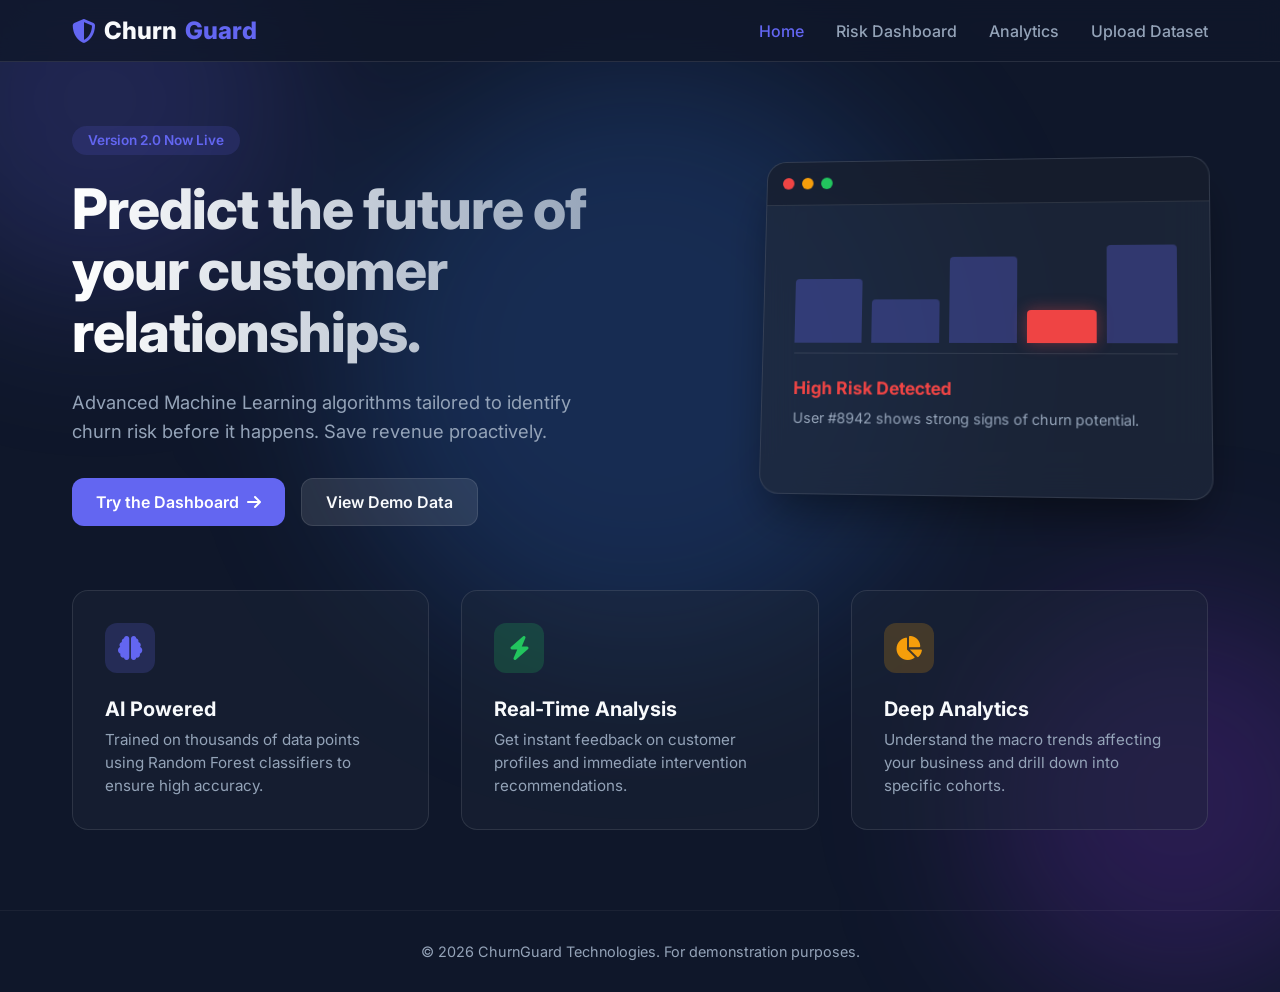
<file: frontend/index.html>
<!DOCTYPE html>
<html lang="en">
<head>
    <meta charset="UTF-8">
    <meta name="viewport" content="width=device-width, initial-scale=1.0">
    <title>ChurnGuard | AI Customer Retention</title>
    <link rel="stylesheet" href="style.css">
    <link href="https://fonts.googleapis.com/css2?family=Inter:wght@300;400;500;600;700;800&display=swap" rel="stylesheet">
    <!-- FontAwesome for icons -->
    <link rel="stylesheet" href="https://cdnjs.cloudflare.com/ajax/libs/font-awesome/6.4.0/css/all.min.css">
</head>
<body>
    <div class="background-blobs">
        <div class="blob blob-1"></div>
        <div class="blob blob-2"></div>
        <div class="blob blob-3"></div>
    </div>

    <!-- Global Navigation -->
    <nav class="navbar">
        <div class="nav-container">
            <a href="index.html" class="logo">
                <i class="fa-solid fa-shield-halved"></i>
                Churn<span>Guard</span>
            </a>
            <ul class="nav-links">
                <li><a href="index.html" class="active">Home</a></li>
                <li><a href="dashboard.html">Risk Dashboard</a></li>
                <li><a href="analytics.html">Analytics</a></li>
                <li><a href="upload.html">Upload Dataset</a></li>
            </ul>
        </div>
    </nav>

    <main class="landing-main">
        <!-- Hero Section -->
        <section class="hero">
            <div class="hero-content">
                <div class="badge">Version 2.0 Now Live</div>
                <h1>Predict the future of your customer relationships.</h1>
                <p>Advanced Machine Learning algorithms tailored to identify churn risk before it happens. Save revenue proactively.</p>
                <div class="hero-buttons">
                    <a href="dashboard.html" class="btn btn-primary">Try the Dashboard <i class="fa-solid fa-arrow-right"></i></a>
                    <a href="analytics.html" class="btn btn-secondary">View Demo Data</a>
                </div>
            </div>
            <div class="hero-image">
                <div class="glass-mockup">
                    <div class="mockup-header">
                        <div class="dot red"></div>
                        <div class="dot yellow"></div>
                        <div class="dot green"></div>
                    </div>
                    <div class="mockup-body">
                        <div class="mock-chart">
                            <div class="bar h-60"></div>
                            <div class="bar h-40"></div>
                            <div class="bar h-80"></div>
                            <div class="bar h-30 highlight"></div>
                            <div class="bar h-90"></div>
                        </div>
                        <div class="mock-text">
                            <h3>High Risk Detected</h3>
                            <p>User #8942 shows strong signs of churn potential.</p>
                        </div>
                    </div>
                </div>
            </div>
        </section>

        <!-- Features Section -->
        <section class="features">
            <div class="feature-card">
                <div class="icon-wrapper primary"><i class="fa-solid fa-brain"></i></div>
                <h3>AI Powered</h3>
                <p>Trained on thousands of data points using Random Forest classifiers to ensure high accuracy.</p>
            </div>
            <div class="feature-card">
                <div class="icon-wrapper success"><i class="fa-solid fa-bolt"></i></div>
                <h3>Real-Time Analysis</h3>
                <p>Get instant feedback on customer profiles and immediate intervention recommendations.</p>
            </div>
            <div class="feature-card">
                <div class="icon-wrapper warning"><i class="fa-solid fa-chart-pie"></i></div>
                <h3>Deep Analytics</h3>
                <p>Understand the macro trends affecting your business and drill down into specific cohorts.</p>
            </div>
        </section>
    </main>

    <footer>
        <p>&copy; 2026 ChurnGuard Technologies. For demonstration purposes.</p>
    </footer>

    <script src="script.js"></script>
</body>
</html>
</file>
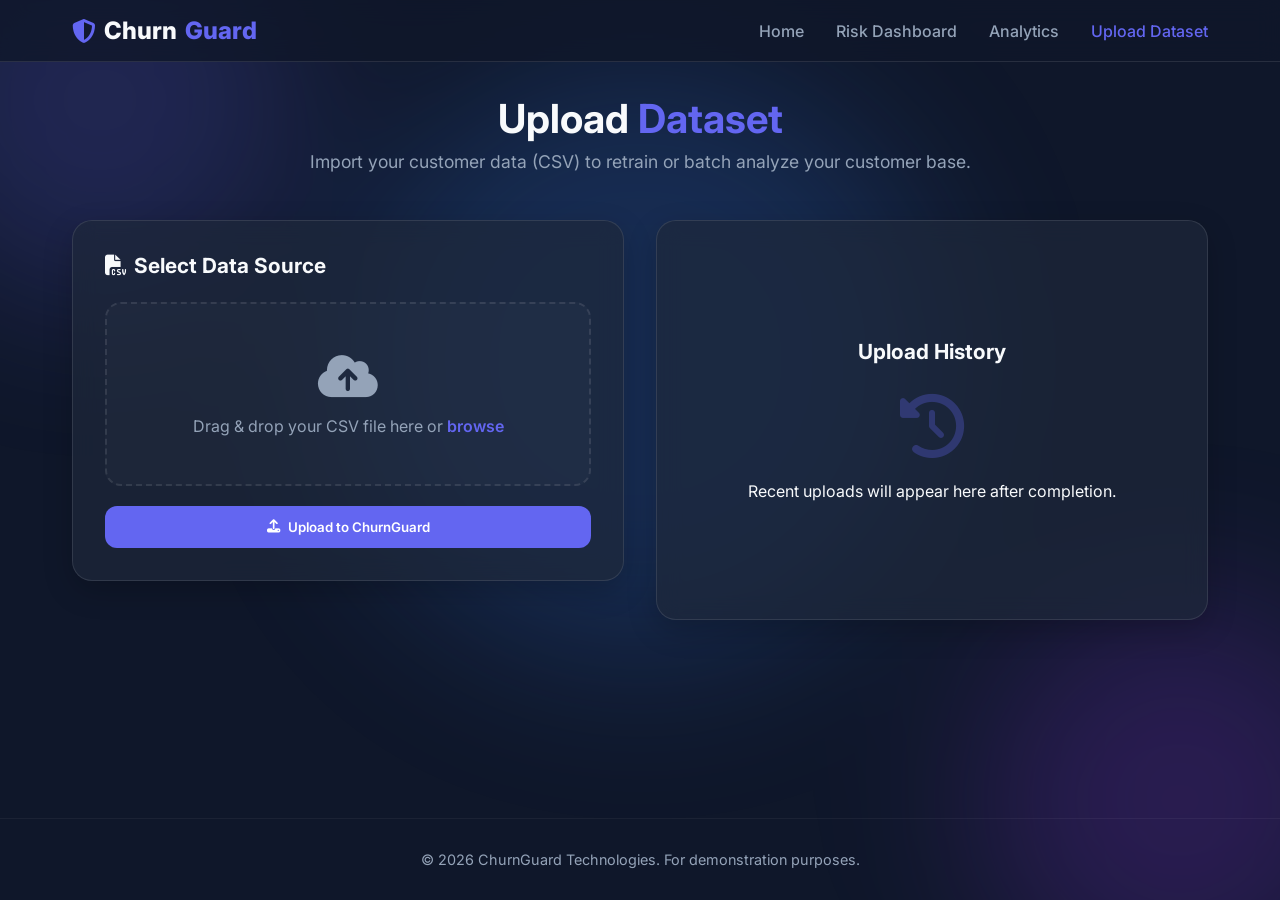
<file: frontend/upload.html>
<!DOCTYPE html>
<html lang="en">
<head>
    <meta charset="UTF-8">
    <meta name="viewport" content="width=device-width, initial-scale=1.0">
    <title>Upload Dataset | ChurnGuard</title>
    <link rel="stylesheet" href="style.css">
    <link href="https://fonts.googleapis.com/css2?family=Inter:wght@300;400;500;600;700;800&display=swap" rel="stylesheet">
    <!-- FontAwesome for icons -->
    <link rel="stylesheet" href="https://cdnjs.cloudflare.com/ajax/libs/font-awesome/6.4.0/css/all.min.css">
</head>
<body>
    <div class="background-blobs">
        <div class="blob blob-1"></div>
        <div class="blob blob-2"></div>
        <div class="blob blob-3"></div>
    </div>

    <!-- Global Navigation -->
    <nav class="navbar">
        <div class="nav-container">
            <a href="index.html" class="logo">
                <i class="fa-solid fa-shield-halved"></i>
                Churn<span>Guard</span>
            </a>
            <ul class="nav-links">
                <li><a href="index.html">Home</a></li>
                <li><a href="dashboard.html">Risk Dashboard</a></li>
                <li><a href="analytics.html">Analytics</a></li>
                <li><a href="upload.html" class="active">Upload Dataset</a></li>
            </ul>
        </div>
    </nav>

    <main class="container page-main">
        <header class="page-header">
            <h1>Upload <span>Dataset</span></h1>
            <p>Import your customer data (CSV) to retrain or batch analyze your customer base.</p>
        </header>

        <section class="dashboard">
            <!-- Upload Card -->
            <div class="card form-card">
                <h2><i class="fa-solid fa-file-csv"></i> Select Data Source</h2>
                <form id="uploadForm">
                    <div class="upload-area" id="dropZone">
                        <i class="fa-solid fa-cloud-arrow-up"></i>
                        <p>Drag & drop your CSV file here or <span>browse</span></p>
                        <input type="file" id="fileInput" name="file" accept=".csv" hidden>
                    </div>
                    <div id="fileInfo" class="file-info hidden">
                        <i class="fa-solid fa-file-csv"></i>
                        <span id="fileName">No file selected</span>
                        <button type="button" id="removeFile"><i class="fa-solid fa-xmark"></i></button>
                    </div>
                    <button type="submit" id="uploadBtn" class="btn btn-primary full-width mt-2" disabled>
                        <i class="fa-solid fa-upload"></i> Upload to ChurnGuard
                    </button>
                </form>
            </div>

            <!-- Status Card -->
            <div class="card result-card">
                <h2>Upload History</h2>
                <div id="uploadStatus" class="initial">
                    <div class="placeholder-icon"><i class="fa-solid fa-clock-rotate-left"></i></div>
                    <p>Recent uploads will appear here after completion.</p>
                </div>
                <div id="statusList" class="hidden">
                    <div class="status-item success">
                        <div class="status-icon"><i class="fa-solid fa-check"></i></div>
                        <div class="status-text">
                            <h4 id="statusTitle">Ready to upload</h4>
                            <p id="statusMsg">Select a file to begin.</p>
                        </div>
                    </div>
                </div>
            </div>
        </section>
    </main>

    <footer>
        <p>&copy; 2026 ChurnGuard Technologies. For demonstration purposes.</p>
    </footer>

    <script>
        const dropZone = document.getElementById('dropZone');
        const fileInput = document.getElementById('fileInput');
        const uploadForm = document.getElementById('uploadForm');
        const fileInfo = document.getElementById('fileInfo');
        const fileName = document.getElementById('fileName');
        const removeFile = document.getElementById('removeFile');
        const uploadBtn = document.getElementById('uploadBtn');
        const uploadStatus = document.getElementById('uploadStatus');
        const statusList = document.getElementById('statusList');
        const statusTitle = document.getElementById('statusTitle');
        const statusMsg = document.getElementById('statusMsg');

        // Handle Browse Click
        dropZone.addEventListener('click', () => fileInput.click());

        // Handle File Selection
        fileInput.addEventListener('change', handleFile);

        // Drag & Drop
        dropZone.addEventListener('dragover', (e) => {
            e.preventDefault();
            dropZone.classList.add('drag-over');
        });

        dropZone.addEventListener('dragleave', () => dropZone.classList.remove('drag-over'));

        dropZone.addEventListener('drop', (e) => {
            e.preventDefault();
            dropZone.classList.remove('drag-over');
            if (e.dataTransfer.files.length) {
                fileInput.files = e.dataTransfer.files;
                handleFile();
            }
        });

        function handleFile() {
            if (fileInput.files.length) {
                const file = fileInput.files[0];
                if (file.name.endsWith('.csv')) {
                    fileName.innerText = file.name;
                    fileInfo.classList.remove('hidden');
                    dropZone.classList.add('hidden');
                    uploadBtn.disabled = false;
                } else {
                    alert('Please select a CSV file.');
                    fileInput.value = '';
                }
            }
        }

        removeFile.addEventListener('click', () => {
            fileInput.value = '';
            fileInfo.classList.add('hidden');
            dropZone.classList.remove('hidden');
            uploadBtn.disabled = true;
        });

        uploadForm.addEventListener('submit', async (e) => {
            e.preventDefault();
            const formData = new FormData();
            formData.append('file', fileInput.files[0]);

            uploadBtn.innerHTML = '<span class="spinner-small"></span> Uploading...';
            uploadBtn.disabled = true;

            // Clear previous status
            uploadStatus.classList.remove('hidden');
            statusList.classList.add('hidden');

            try {
                // Using relative path for reliability when served by the same backend
                const response = await fetch('/upload', {
                    method: 'POST',
                    body: formData
                });
                const result = await response.json();

                if (response.ok) {
                    uploadStatus.classList.add('hidden');
                    statusList.classList.remove('hidden');
                    statusTitle.innerText = 'Upload Successful';
                    statusMsg.innerText = result.message + '. Ready for analysis.';
                    uploadBtn.innerHTML = '<i class="fa-solid fa-chart-line"></i> Run Full Batch Analysis';
                    uploadBtn.style.background = 'var(--primary)';
                    uploadBtn.disabled = false;
                    
                    // Change behavior of the button to trigger analysis
                    uploadForm.onsubmit = null; // Remove previous listener
                    uploadBtn.onclick = async () => {
                        uploadBtn.innerHTML = '<span class="spinner-small"></span> Processing Analytics...';
                        uploadBtn.disabled = true;
                        
                        try {
                            const batchResponse = await fetch('/batch-predict', {
                                method: 'POST',
                                headers: {'Content-Type': 'application/json'},
                                body: JSON.stringify({ filename: result.filename })
                            });
                            
                            if (batchResponse.ok) {
                                window.location.href = 'dashboard.html';
                            } else {
                                const err = await batchResponse.json();
                                alert('Analysis Error: ' + err.error);
                                uploadBtn.disabled = false;
                                uploadBtn.innerHTML = '<i class="fa-solid fa-chart-line"></i> Retry Analysis';
                            }
                        } catch (e) {
                            alert('Network error during analysis.');
                            uploadBtn.disabled = false;
                        }
                    };
                } else {
                    throw new Error(result.error || 'Server error occurred');
                }
            } catch (error) {
                console.error('Upload error:', error);
                uploadStatus.classList.add('hidden');
                statusList.classList.remove('hidden');
                document.querySelector('.status-item').classList.add('error');
                document.querySelector('.status-item').classList.remove('success');
                statusTitle.innerText = 'Upload Failed';
                statusMsg.innerText = error.message.includes('fetch') 
                    ? 'Connection failed. Please ensure the backend server is running on port 5000.' 
                    : error.message;
                uploadBtn.innerHTML = '<i class="fa-solid fa-rotate-right"></i> Try Again';
                uploadBtn.disabled = false;
            }
        });
    </script>
</body>
</html>
</file>
<file: frontend/style.css>
:root {
    --primary: #6366f1;
    --primary-hover: #4f46e5;
    --bg-dark: #0f172a;
    --card-bg: rgba(30, 41, 59, 0.7);
    --glass-border: rgba(255, 255, 255, 0.1);
    --text-main: #f8fafc;
    --text-dim: #94a3b8;
    --success: #22c55e;
    --warning: #f59e0b;
    --danger: #ef4444;
}

* {
    margin: 0;
    padding: 0;
    box-sizing: border-box;
    font-family: 'Inter', sans-serif;
}

body {
    background-color: var(--bg-dark);
    color: var(--text-main);
    min-height: 100vh;
    display: flex;
    flex-direction: column;
    overflow-x: hidden;
}

/* Background Blobs */
.background-blobs {
    position: fixed;
    top: 0;
    left: 0;
    width: 100%;
    height: 100%;
    z-index: -1;
    filter: blur(80px);
}

.blob {
    position: absolute;
    width: 400px;
    height: 400px;
    border-radius: 50%;
    opacity: 0.2;
}

.blob-1 { top: -100px; left: -100px; background: var(--primary); }
.blob-2 { bottom: -100px; right: -100px; background: #9333ea; }
.blob-3 { top: 40%; left: 50%; transform: translate(-50%, -50%); background: #3b82f6; width: 600px; height: 600px; }

/* Navigation */
.navbar {
    background: rgba(15, 23, 42, 0.8);
    backdrop-filter: blur(12px);
    -webkit-backdrop-filter: blur(12px);
    border-bottom: 1px solid var(--glass-border);
    position: sticky;
    top: 0;
    z-index: 100;
}

.nav-container {
    max-width: 1200px;
    margin: 0 auto;
    padding: 1rem 2rem;
    display: flex;
    justify-content: space-between;
    align-items: center;
}

.logo {
    font-size: 1.5rem;
    font-weight: 800;
    color: var(--text-main);
    text-decoration: none;
    display: flex;
    align-items: center;
    gap: 0.5rem;
}

.logo span {
    color: var(--primary);
}

.logo i {
    color: var(--primary);
}

.nav-links {
    list-style: none;
    display: flex;
    gap: 2rem;
}

.nav-links a {
    color: var(--text-dim);
    text-decoration: none;
    font-weight: 500;
    transition: color 0.3s;
}

.nav-links a:hover, .nav-links a.active {
    color: var(--primary);
}

/* Common Layout */
.container {
    width: 100%;
    max-width: 1200px;
    margin: 0 auto;
    padding: 2rem;
    flex: 1;
}

/* Buttons */
.btn {
    display: inline-flex;
    align-items: center;
    justify-content: center;
    gap: 0.5rem;
    padding: 0.8rem 1.5rem;
    border-radius: 12px;
    font-weight: 600;
    text-decoration: none;
    transition: all 0.3s ease;
    cursor: pointer;
    border: none;
}

.btn.full-width {
    width: 100%;
}

.btn-primary {
    background: var(--primary);
    color: white;
}

.btn-primary:hover {
    background: var(--primary-hover);
    transform: translateY(-2px);
    box-shadow: 0 5px 15px rgba(99, 102, 241, 0.4);
}

.btn-secondary {
    background: rgba(255, 255, 255, 0.1);
    color: var(--text-main);
    border: 1px solid var(--glass-border);
}

.btn-secondary:hover {
    background: rgba(255, 255, 255, 0.2);
    transform: translateY(-2px);
}

/* --- Landing Page specific --- */
.landing-main {
    flex: 1;
    display: flex;
    flex-direction: column;
}

.hero {
    display: flex;
    align-items: center;
    justify-content: space-between;
    max-width: 1200px;
    margin: 4rem auto;
    padding: 0 2rem;
    gap: 4rem;
}

.hero-content {
    flex: 1;
}

.badge {
    display: inline-block;
    padding: 0.4rem 1rem;
    background: rgba(99, 102, 241, 0.15);
    color: var(--primary);
    border-radius: 50px;
    font-size: 0.85rem;
    font-weight: 600;
    margin-bottom: 1.5rem;
}

.hero h1 {
    font-size: 3.5rem;
    font-weight: 800;
    line-height: 1.1;
    letter-spacing: -1px;
    margin-bottom: 1.5rem;
    background: linear-gradient(to right, #fff, #94a3b8);
    -webkit-background-clip: text;
    background-clip: text;
    -webkit-text-fill-color: transparent;
}

.hero p {
    font-size: 1.15rem;
    color: var(--text-dim);
    line-height: 1.6;
    margin-bottom: 2rem;
    max-width: 500px;
}

.hero-buttons {
    display: flex;
    gap: 1rem;
}

/* Glass mockup in Hero */
.hero-image {
    flex: 1;
    display: flex;
    justify-content: flex-end;
}

.glass-mockup {
    width: 100%;
    max-width: 450px;
    background: var(--card-bg);
    backdrop-filter: blur(20px);
    -webkit-backdrop-filter: blur(20px);
    border: 1px solid var(--glass-border);
    border-radius: 20px;
    overflow: hidden;
    box-shadow: 0 25px 50px -12px rgba(0, 0, 0, 0.5);
    transform: perspective(1000px) rotateY(-5deg) rotateX(5deg);
    transition: transform 0.5s ease;
}

.glass-mockup:hover {
    transform: perspective(1000px) rotateY(0deg) rotateX(0deg);
}

.mockup-header {
    background: rgba(0, 0, 0, 0.2);
    padding: 1rem;
    display: flex;
    gap: 0.5rem;
    border-bottom: 1px solid var(--glass-border);
}

.dot {
    width: 12px;
    height: 12px;
    border-radius: 50%;
}
.dot.red { background: #ef4444; }
.dot.yellow { background: #f59e0b; }
.dot.green { background: #22c55e; }

.mockup-body {
    padding: 2rem;
}

.mock-chart {
    display: flex;
    align-items: flex-end;
    gap: 10px;
    height: 120px;
    margin-bottom: 1.5rem;
    padding-bottom: 10px;
    border-bottom: 1px solid rgba(255, 255, 255, 0.1);
}

.bar {
    flex: 1;
    background: rgba(99, 102, 241, 0.3);
    border-radius: 4px 4px 0 0;
}
.bar.h-30 { height: 30%; }
.bar.h-40 { height: 40%; }
.bar.h-60 { height: 60%; }
.bar.h-80 { height: 80%; }
.bar.h-90 { height: 90%; }
.bar.highlight { background: var(--danger); box-shadow: 0 0 15px rgba(239, 68, 68, 0.4); }

.mock-text h3 {
    color: var(--danger);
    font-size: 1.1rem;
    margin-bottom: 0.5rem;
}
.mock-text p {
    color: var(--text-dim);
    font-size: 0.9rem;
}

/* Features */
.features {
    display: grid;
    grid-template-columns: repeat(3, 1fr);
    gap: 2rem;
    max-width: 1200px;
    margin: 0 auto 5rem;
    padding: 0 2rem;
}

.feature-card {
    background: rgba(30, 41, 59, 0.4);
    border: 1px solid var(--glass-border);
    border-radius: 16px;
    padding: 2rem;
    transition: transform 0.3s;
}

.feature-card:hover {
    transform: translateY(-5px);
    background: rgba(30, 41, 59, 0.6);
}

.icon-wrapper {
    width: 50px;
    height: 50px;
    border-radius: 12px;
    display: flex;
    align-items: center;
    justify-content: center;
    font-size: 1.5rem;
    margin-bottom: 1.5rem;
}

.icon-wrapper.primary { background: rgba(99, 102, 241, 0.2); color: var(--primary); }
.icon-wrapper.success { background: rgba(34, 197, 94, 0.2); color: var(--success); }
.icon-wrapper.warning { background: rgba(245, 158, 11, 0.2); color: var(--warning); }

.feature-card h3 {
    margin-bottom: 0.5rem;
    font-size: 1.25rem;
}
.feature-card p {
    color: var(--text-dim);
    line-height: 1.5;
    font-size: 0.95rem;
}

/* --- Internal Pages (Dashboard & Analytics) --- */
.page-header {
    text-align: center;
    margin-bottom: 3rem;
}

.page-header h1 {
    font-size: 2.5rem;
    font-weight: 700;
}

.page-header h1 span {
    color: var(--primary);
}

.page-header p {
    color: var(--text-dim);
    font-size: 1.1rem;
    margin-top: 0.5rem;
}

/* Card General */
.card {
    background: var(--card-bg);
    backdrop-filter: blur(12px);
    -webkit-backdrop-filter: blur(12px);
    border: 1px solid var(--glass-border);
    border-radius: 20px;
    padding: 2rem;
    box-shadow: 0 10px 30px rgba(0, 0, 0, 0.2);
}

h2 {
    font-size: 1.3rem;
    margin-bottom: 1.5rem;
    color: var(--text-main);
    display: flex;
    align-items: center;
    gap: 0.5rem;
}

/* Form Styles */
.dashboard {
    display: grid;
    grid-template-columns: 1fr 1.2fr;
    gap: 2rem;
}

.form-grid {
    display: grid;
    grid-template-columns: 1fr 1fr;
    gap: 1.25rem;
}

.input-group {
    display: flex;
    flex-direction: column;
    gap: 0.4rem;
}

label {
    font-size: 0.85rem;
    color: var(--text-dim);
    font-weight: 600;
}

input, select {
    background: rgba(255, 255, 255, 0.05);
    border: 1px solid var(--glass-border);
    border-radius: 8px;
    padding: 0.7rem;
    color: white;
    outline: none;
    transition: all 0.3s ease;
    font-size: 0.9rem;
}

input:focus, select:focus {
    border-color: var(--primary);
    background: rgba(255, 255, 255, 0.1);
}

/* Result Section */
.result-card {
    display: flex;
    flex-direction: column;
    align-items: center;
    justify-content: center;
    text-align: center;
    min-height: 400px;
}

.placeholder-icon {
    font-size: 4rem;
    margin-bottom: 1rem;
    opacity: 0.3;
    color: var(--primary);
}

#resultContent.initial p {
    color: var(--text-dim);
    max-width: 300px;
    margin: 0 auto;
}

.hidden { display: none !important; }

/* Spinner */
.spinner {
    width: 40px;
    height: 40px;
    border: 3px solid rgba(255, 255, 255, 0.1);
    border-left-color: var(--primary);
    border-radius: 50%;
    animation: spin 1s linear infinite;
    margin: 0 auto 1rem;
}

@keyframes spin {
    from { transform: rotate(0deg); }
    to { transform: rotate(360deg); }
}

.spinner-small {
    width: 18px;
    height: 18px;
    border: 2px solid rgba(255, 255, 255, 0.3);
    border-left-color: white;
    border-radius: 50%;
    animation: spin 0.8s linear infinite;
    display: inline-block;
}

/* Upload Page Specifics */
.upload-area {
    border: 2px dashed var(--glass-border);
    border-radius: 16px;
    padding: 3rem 2rem;
    text-align: center;
    cursor: pointer;
    transition: all 0.3s ease;
    background: rgba(255, 255, 255, 0.02);
    display: flex;
    flex-direction: column;
    align-items: center;
    gap: 1rem;
}

.upload-area:hover, .upload-area.drag-over {
    border-color: var(--primary);
    background: rgba(99, 102, 241, 0.05);
}

.upload-area i {
    font-size: 3rem;
    color: var(--text-dim);
    transition: color 0.3s;
}

.upload-area:hover i {
    color: var(--primary);
}

.upload-area p {
    color: var(--text-dim);
}

.upload-area span {
    color: var(--primary);
    font-weight: 600;
}

.file-info {
    background: rgba(99, 102, 241, 0.1);
    border: 1px solid var(--primary);
    border-radius: 12px;
    padding: 1rem;
    display: flex;
    align-items: center;
    gap: 1rem;
    margin-bottom: 1rem;
}

.file-info i {
    color: var(--primary);
    font-size: 1.5rem;
}

.file-info span {
    flex: 1;
    text-align: left;
    font-weight: 500;
    white-space: nowrap;
    overflow: hidden;
    text-overflow: ellipsis;
}

#removeFile {
    background: none;
    border: none;
    color: var(--text-dim);
    cursor: pointer;
    padding: 5px;
    transition: color 0.3s;
}

#removeFile:hover {
    color: var(--danger);
}

.status-item {
    display: flex;
    align-items: flex-start;
    gap: 1rem;
    padding: 1rem;
    background: rgba(255, 255, 255, 0.03);
    border-radius: 12px;
    text-align: left;
    width: 100%;
}

.status-icon {
    width: 32px;
    height: 32px;
    border-radius: 50%;
    display: flex;
    align-items: center;
    justify-content: center;
    flex-shrink: 0;
}

.status-item.success .status-icon {
    background: rgba(34, 197, 94, 0.2);
    color: var(--success);
}

.status-item.error .status-icon {
    background: rgba(239, 68, 68, 0.2);
    color: var(--danger);
}

.status-item.error h4 {
    color: var(--danger);
}

.status-text h4 {
    font-size: 1rem;
    margin-bottom: 0.25rem;
}

.status-text p {
    font-size: 0.85rem;
    color: var(--text-dim);
}

/* Gauge */
.gauge-container {
    margin-bottom: 2.5rem;
    display: flex;
    justify-content: center;
    width: 100%;
}

.gauge {
    position: relative;
    width: 300px;
    height: 150px;
    background: rgba(255, 255, 255, 0.1);
    border-top-left-radius: 150px;
    border-top-right-radius: 150px;
    overflow: hidden;
    box-shadow: 0 10px 20px rgba(0, 0, 0, 0.2);
}

.gauge-fill {
    position: absolute;
    top: 100%;
    left: 0;
    width: 100%;
    height: 100%;
    background: var(--success);
    transform-origin: center top;
    transition: transform 1.5s cubic-bezier(0.1, 0.7, 1.0, 0.1);
}

.gauge-cover {
    position: absolute;
    top: 20px;
    left: 20px;
    width: 260px;
    height: 130px;
    background: #111a2e; /* refined to match the card background better */
    border-top-left-radius: 130px;
    border-top-right-radius: 130px;
    display: flex;
    align-items: flex-end;
    justify-content: center;
    padding-bottom: 10px;
}

#probabilityText {
    font-size: 2.8rem;
    font-weight: 800;
    letter-spacing: -1px;
}

.status-msg {
    font-size: 1.8rem;
    font-weight: 800;
    margin-bottom: 1rem;
}

.details p {
    color: var(--text-dim);
    line-height: 1.6;
    max-width: 400px;
}

/* Analytics Structure */
.analytics-grid {
    display: grid;
    grid-template-columns: repeat(4, 1fr);
    gap: 1.5rem;
}

.metric-card {
    background: var(--card-bg);
    border: 1px solid var(--glass-border);
    border-radius: 16px;
    padding: 1.5rem;
}

.metric-header {
    display: flex;
    align-items: center;
    gap: 0.5rem;
    color: var(--text-dim);
    font-size: 0.9rem;
    font-weight: 600;
    margin-bottom: 1rem;
}

.metric-value {
    font-size: 2rem;
    font-weight: 700;
    margin-bottom: 0.5rem;
}

.metric-trend {
    font-size: 0.85rem;
    font-weight: 500;
}

.metric-trend.positive { color: var(--success); }
.metric-trend.negative { color: var(--danger); }
.metric-trend.neutral { color: var(--text-dim); }
.text-primary { color: var(--primary); }
.text-warning { color: var(--warning); }
.text-success { color: var(--success); }
.text-sm { font-size: 1rem; color: var(--text-dim); font-weight: 500;}

.big-chart-card {
    grid-column: span 3;
    min-height: 350px;
}

.info-card {
    grid-column: span 1;
    display: flex;
    flex-direction: column;
    justify-content: center;
}

.text-center { text-align: center; }
.mt-2 { margin-top: 1.5rem; }

.form-card button[type="submit"] {
    margin-top: 1.25rem;
}

/* SVG Chart Mock */
.mock-line-chart {
    position: relative;
    width: 100%;
    height: 250px;
    margin-top: 1rem;
}

.line-svg {
    width: 100%;
    height: 100%;
    overflow: visible;
}

.line-path {
    stroke: var(--primary);
    stroke-width: 2;
    stroke-linejoin: round;
    stroke-linecap: round;
    filter: drop-shadow(0 5px 10px rgba(99, 102, 241, 0.4));
}

.line-svg circle {
    fill: white;
    stroke: var(--primary);
    stroke-width: 1;
}

.x-axis {
    display: flex;
    justify-content: space-between;
    padding: 0 10px;
    margin-top: 10px;
    color: var(--text-dim);
    font-size: 0.8rem;
}

/* Footer */
footer {
    text-align: center;
    padding: 2rem;
    color: var(--text-dim);
    font-size: 0.9rem;
    border-top: 1px solid rgba(255, 255, 255, 0.05);
    margin-top: auto;
}

@media (max-width: 950px) {
    .dashboard { grid-template-columns: 1fr; }
    .hero { flex-direction: column; text-align: center; margin: 2rem auto; }
    .hero-image { display: none; }
    .hero p { margin: 1.5rem auto; }
    .hero-buttons { justify-content: center; }
    .features { grid-template-columns: 1fr; }
    .analytics-grid { grid-template-columns: 1fr 1fr; }
    .big-chart-card, .info-card { grid-column: span 2; }
}

@media (max-width: 600px) {
    .form-grid { grid-template-columns: 1fr; }
    .analytics-grid { grid-template-columns: 1fr; }
    .big-chart-card, .info-card { grid-column: span 1; }
    .hero h1 { font-size: 2.5rem; }
    .nav-links { display: none; } /* Simple hiding for mobile demo */
}

/* Integrated Dashboard Layout */
.page-main .dashboard {
    display: grid;
    grid-template-columns: 1fr 1fr;
    gap: 2rem;
    align-items: start;
}

.dashboard-right {
    display: flex;
    flex-direction: column;
    gap: 1.5rem;
}

.user-list {
    display: flex;
    flex-direction: column;
    gap: 0.75rem;
    max-height: 400px;
    overflow-y: auto;
    padding-right: 0.5rem;
}

.user-item {
    display: flex;
    justify-content: space-between;
    align-items: center;
    padding: 0.75rem 1rem;
    background: rgba(255, 255, 255, 0.05);
    border: 1px solid rgba(255, 255, 255, 0.1);
    border-radius: 8px;
    cursor: pointer;
    transition: all 0.2s;
}

.user-item:hover {
    background: rgba(255, 255, 255, 0.1);
    border-color: var(--primary);
    transform: translateX(5px);
}

.user-info h4 {
    font-size: 0.95rem;
    margin-bottom: 0.1rem;
}

.user-info p {
    font-size: 0.8rem;
    color: var(--text-muted);
}

.user-risk {
    text-align: right;
}

.risk-badge {
    padding: 0.25rem 0.6rem;
    border-radius: 100px;
    font-size: 0.75rem;
    font-weight: 700;
}

.risk-high { background: rgba(239, 68, 68, 0.2); color: #f87171; }
.risk-med { background: rgba(245, 158, 11, 0.2); color: #fbbf24; }

/* Custom Scrollbar */
.user-list::-webkit-scrollbar {
    width: 6px;
}

.user-list::-webkit-scrollbar-track {
    background: transparent;
}

.user-list::-webkit-scrollbar-thumb {
    background: rgba(255, 255, 255, 0.1);
    border-radius: 10px;
}

@media (max-width: 1100px) {
    .page-main .dashboard {
        grid-template-columns: 1fr;
    }
}
</file>
